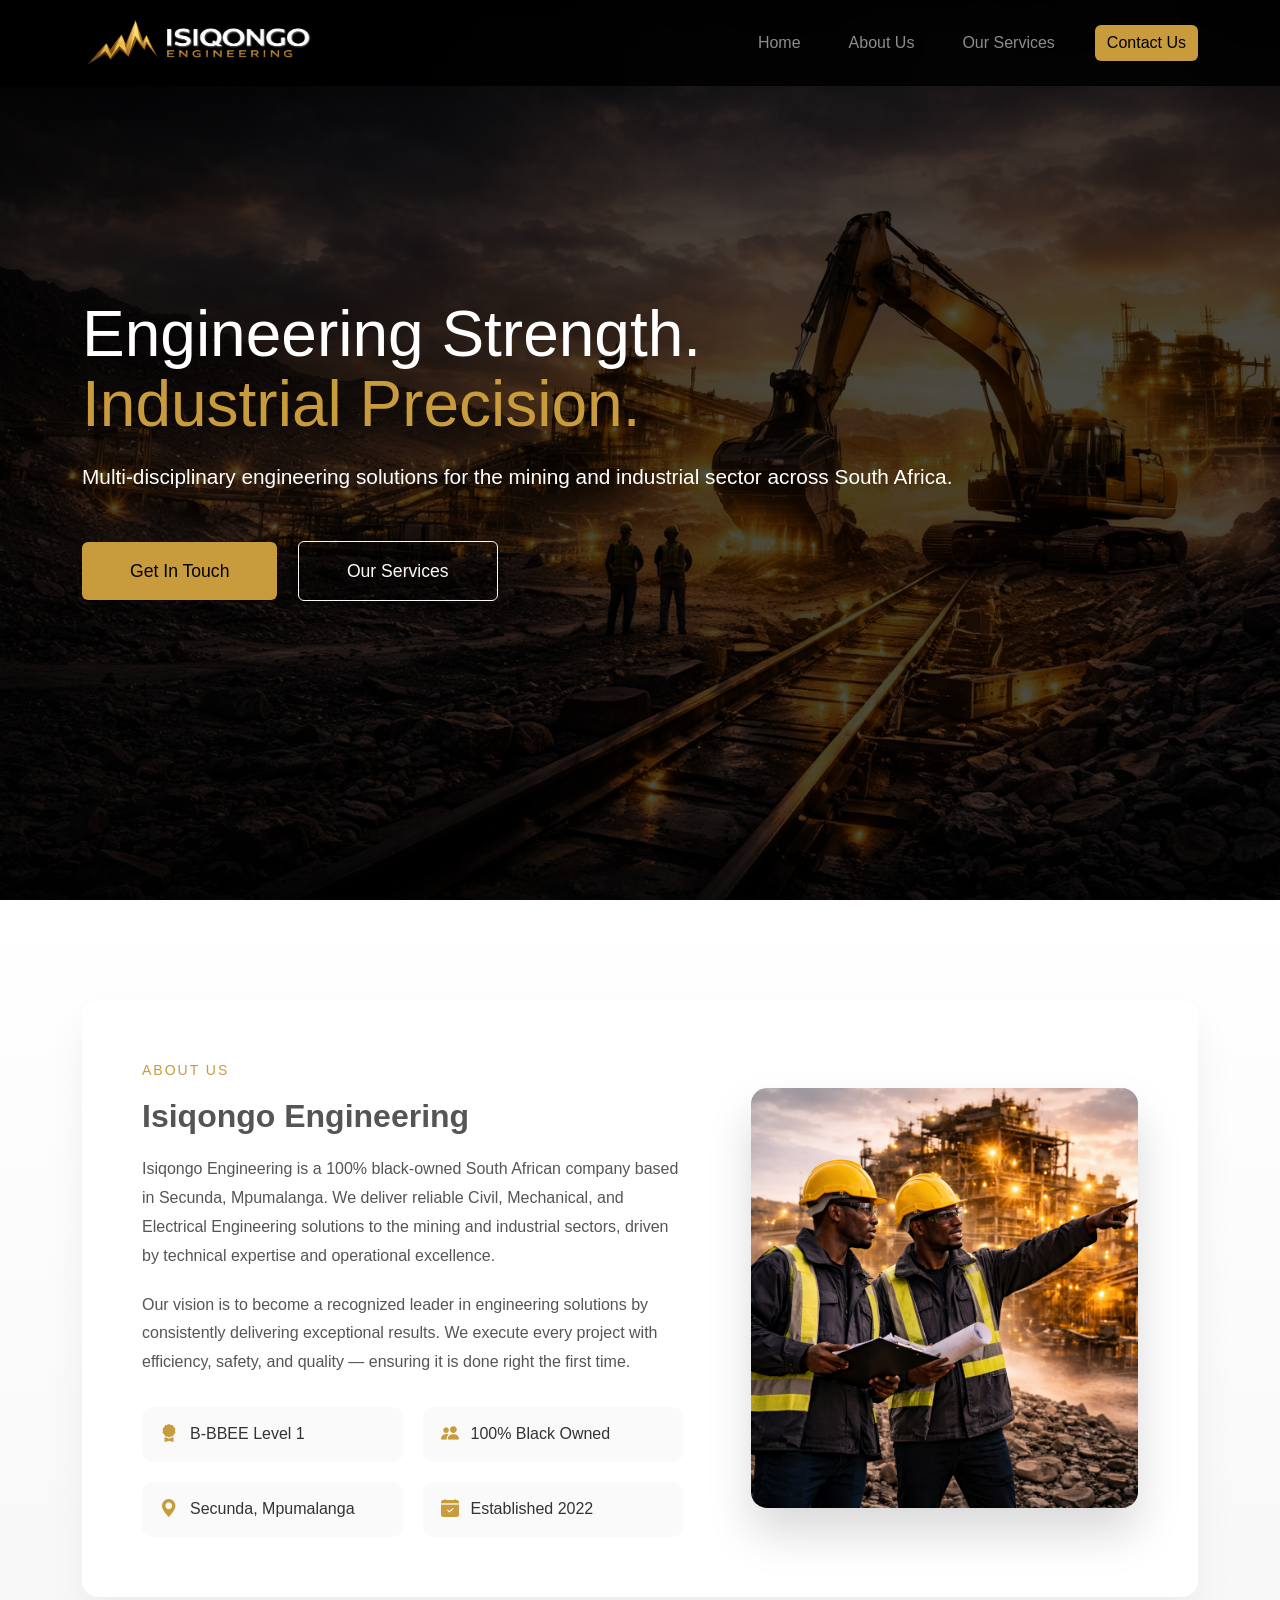
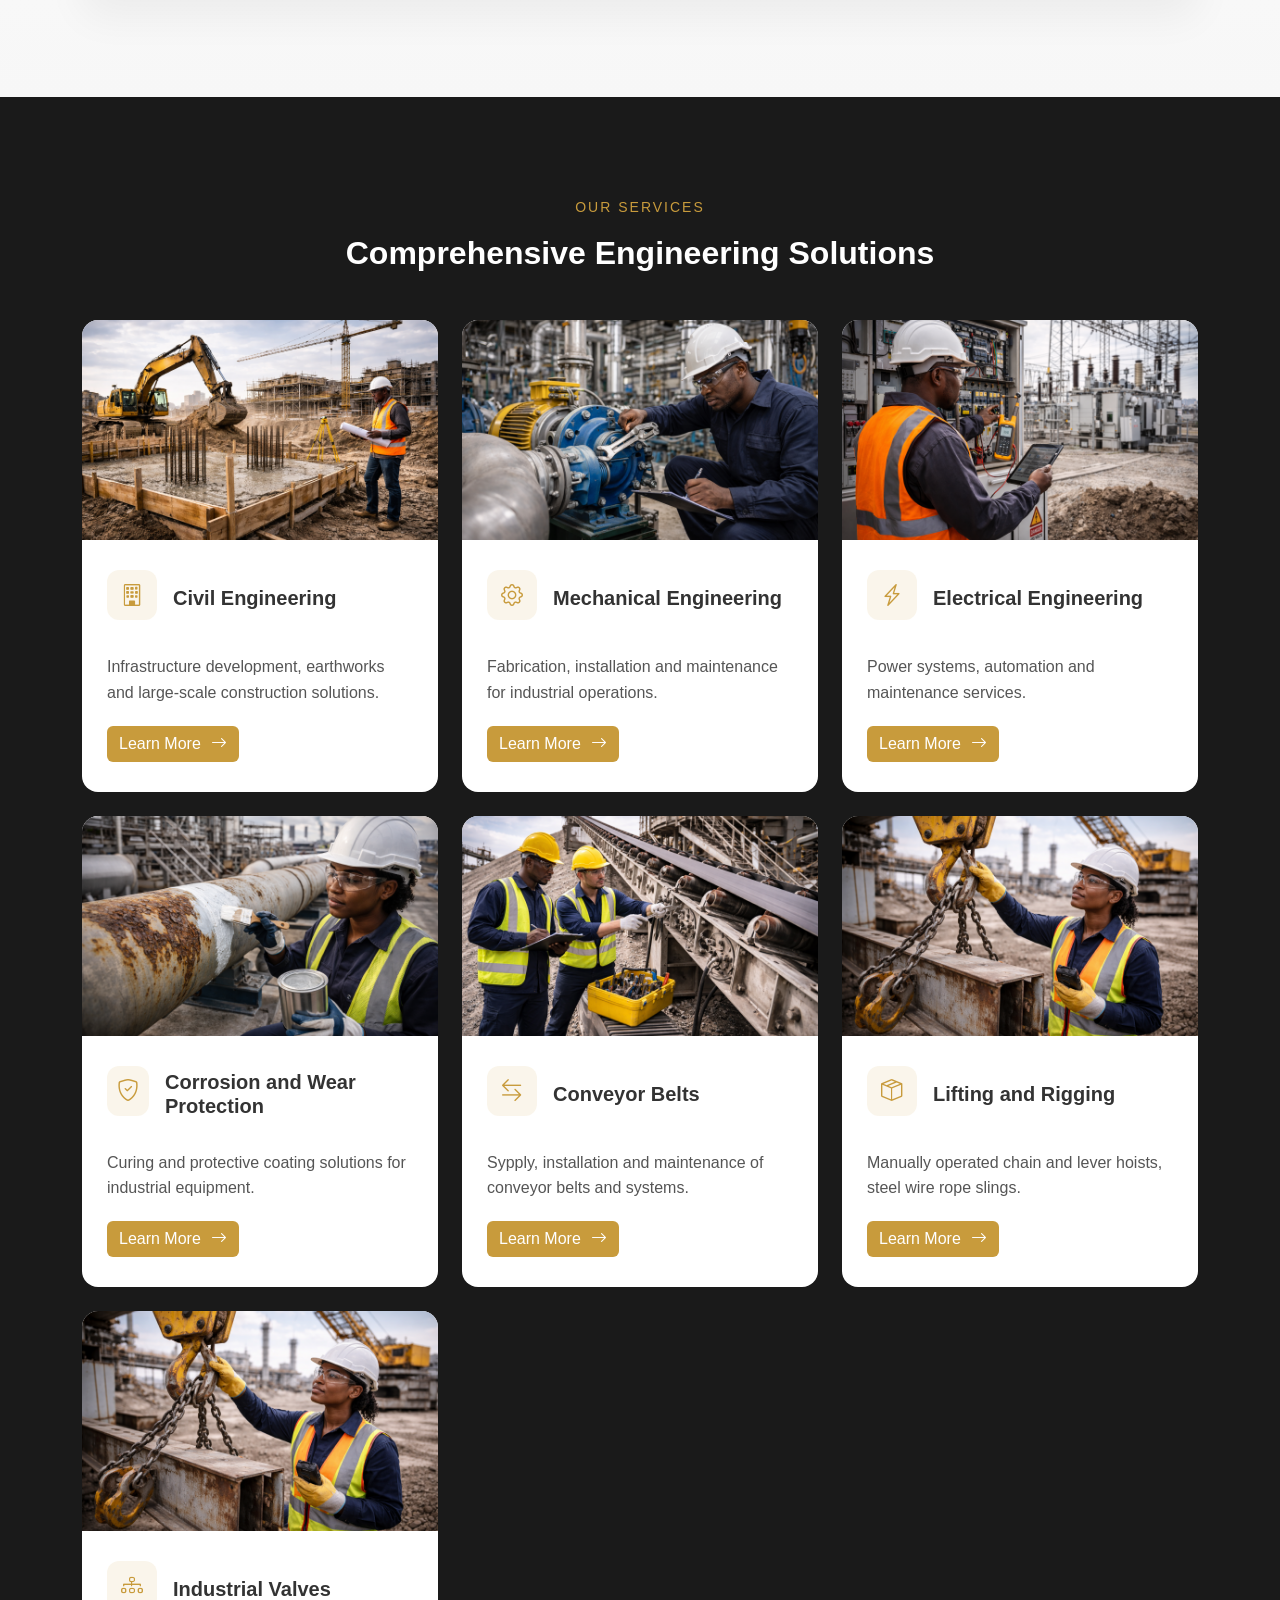
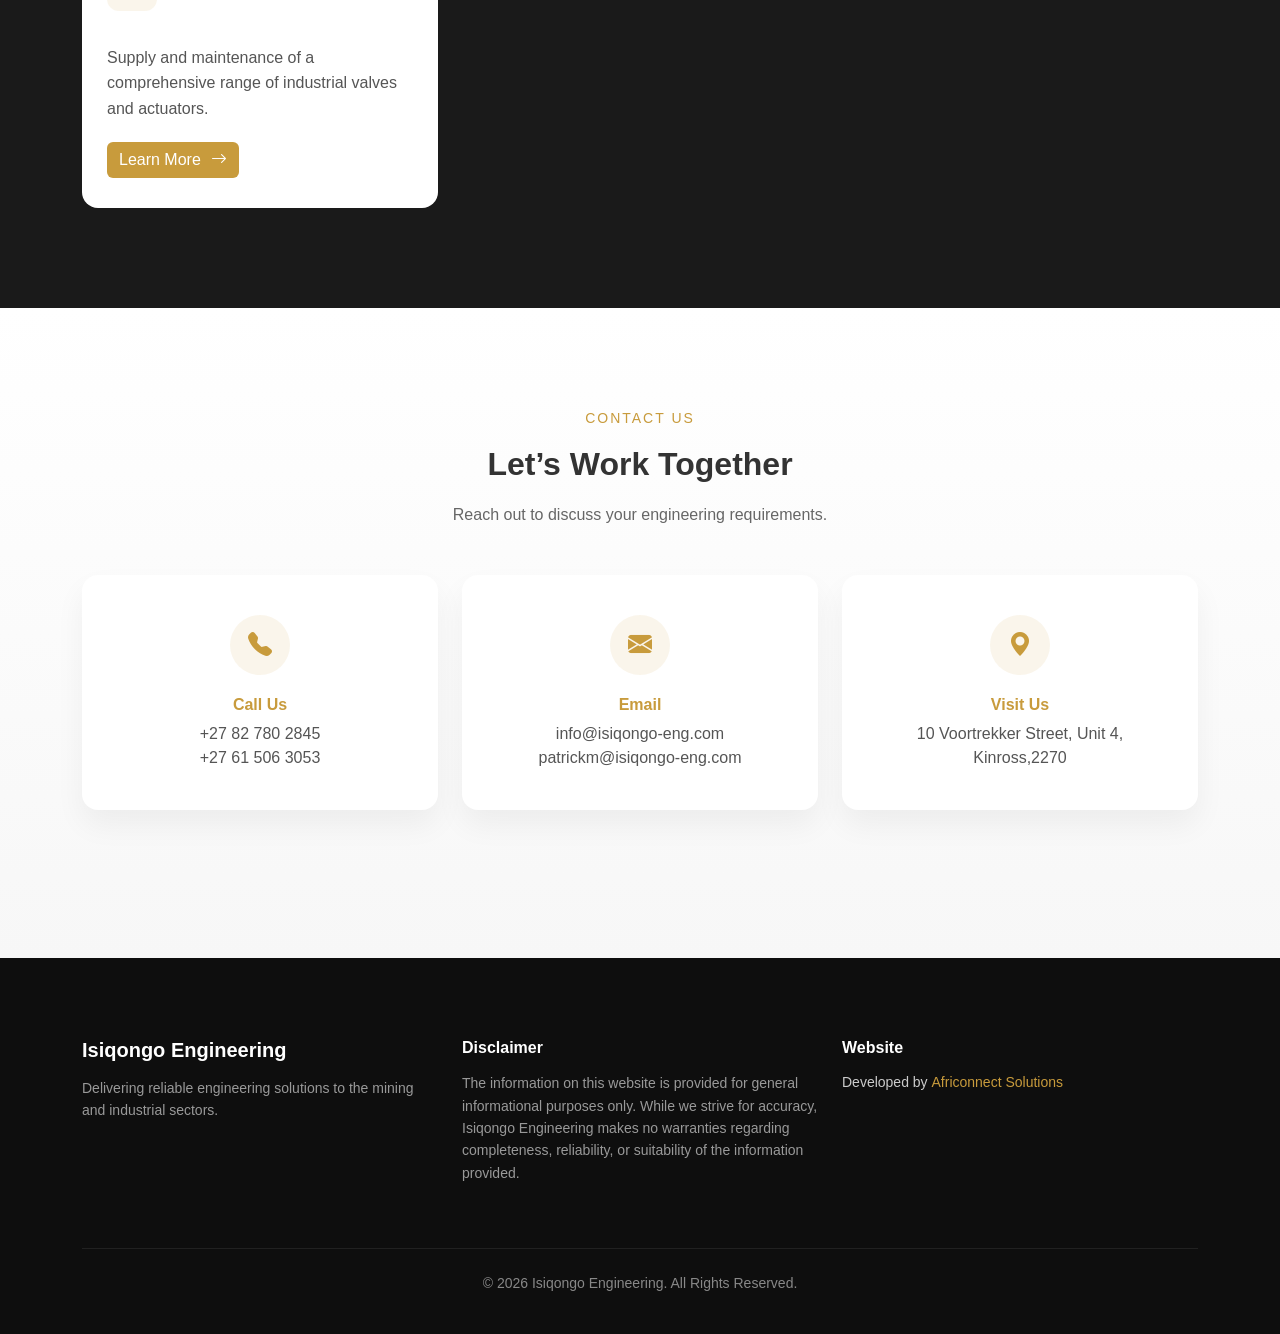
<file: index.html>
<!DOCTYPE html>
<html lang="en">

<head>
    <!-- ========================================= -->
    <!-- META TAGS -->
    <!-- ========================================= -->
    <meta charset="UTF-8">
    <meta name="viewport" content="width=device-width, initial-scale=1.0">

    <title>Isiqongo Engineering</title>

    <!-- ========================================= -->
    <!-- BOOTSTRAP 5 CSS CDN -->
    <!-- ========================================= -->
    <link href="https://cdn.jsdelivr.net/npm/bootstrap@5.3.2/dist/css/bootstrap.min.css" rel="stylesheet">

    <!-- ========================================= -->
    <!-- BOOTSTRAP ICONS -->
    <!-- ========================================= -->
    <link href="https://cdn.jsdelivr.net/npm/bootstrap-icons@1.11.1/font/bootstrap-icons.css" rel="stylesheet">

    <!-- ========================================= -->
    <!-- CUSTOM CSS -->
    <!-- ========================================= -->
    <link rel="stylesheet" href="styles.css">
</head>

<body>

    <!-- ===================================================== -->
    <!-- 1. HERO SECTION WITH NAVIGATION -->
    <!-- ===================================================== -->
    <header class="hero-section">

        <!-- NAVIGATION -->
        <nav class="navbar navbar-expand-lg navbar-dark fixed-top custom-navbar">
            <div class="container">

                <!-- Logo -->
                <a class="navbar-brand" href="#">
                    <img src="images/isiqongo-logo.png" height="60px" alt="Isiqongo Engineering Logo" class="logo-img">
                </a>

                <!-- Mobile Toggle -->
                <button class="navbar-toggler" type="button" data-bs-toggle="collapse" data-bs-target="#navbarContent">
                    <span class="navbar-toggler-icon"></span>
                </button>

                <!-- Nav Links -->
                <div class="collapse navbar-collapse justify-content-end" id="navbarContent">
                    <ul class="navbar-nav align-items-center">
                        <li class="nav-item mx-3"><a class="nav-link" href="#hero-section">Home</a></li>
                        <li class="nav-item mx-3"><a class="nav-link" href="#about">About Us</a></li>
                        <li class="nav-item mx-3"><a class="nav-link" href="services.html">Our Services</a></li>
                        <!-- <li class="nav-item"><a class="nav-link" href="#contact">Contact</a></li> -->
                        <li class="nav-item ms-3">
                            <a class="btn btn-gold" href="#contact">Contact Us</a>
                        </li>
                    </ul>
                </div>
            </div>
        </nav>

        <!-- HERO CONTENT -->
        <div class="hero-overlay" id="hero-section">
            <div class="container hero-content">
                <h1 class="mb-3">Engineering Strength.<br><span>Industrial Precision.</span></h1>
                <p class="mb-5">Multi-disciplinary engineering solutions for the mining and industrial sector across
                    South Africa.
                </p>

                <div class="hero-buttons">
                    <a href="#contact" class="btn btn-gold me-3 px-5 py-3">Get In Touch</a>
                    <a href="#services" class="btn btn-outline-light px-5 py-3">Our Services</a>
                </div>
            </div>
        </div>

    </header>


    <!-- ===================================================== -->
    <!-- 2. ABOUT US SECTION (REFINED) -->
    <!-- ===================================================== -->
    <section id="about" class="about-section section-padding">

        <div class="container">

            <div class="about-wrapper">

                <div class="row align-items-center g-5">

                    <!-- LEFT CONTENT -->
                    <div class="col-lg-7">

                        <div class="about-content">

                            <p class="section-eyebrow">About Us</p>
                            <h2 class="section-title">Isiqongo Engineering</h2>

                            <p class="about-text">
                                Isiqongo Engineering is a 100% black-owned South African company based in
                                Secunda, Mpumalanga. We deliver reliable Civil, Mechanical, and Electrical
                                Engineering solutions to the mining and industrial sectors, driven by technical
                                expertise and operational excellence.
                            </p>

                            <p class="about-text">
                                Our vision is to become a recognized leader in engineering solutions by
                                consistently delivering exceptional results. We execute every project with
                                efficiency, safety, and quality — ensuring it is done right the first time.
                            </p>

                            <!-- Highlight Points -->
                            <div class="about-highlights">
                                <div class="highlight-item">
                                    <i class="bi bi-award-fill"></i>
                                    <span>B-BBEE Level 1</span>
                                </div>

                                <div class="highlight-item">
                                    <i class="bi bi-people-fill"></i>
                                    <span>100% Black Owned</span>
                                </div>

                                <div class="highlight-item">
                                    <i class="bi bi-geo-alt-fill"></i>
                                    <span>Secunda, Mpumalanga</span>
                                </div>

                                <div class="highlight-item">
                                    <i class="bi bi-calendar-check-fill"></i>
                                    <span>Established 2022</span>
                                </div>
                            </div>

                        </div>

                    </div>

                    <!-- RIGHT IMAGE -->
                    <div class="col-lg-5">

                        <div class="about-image-wrapper">
                            <img src="images/about-us-2.png" alt="Isiqongo Engineering Team"
                                class="img-fluid about-img">
                        </div>

                    </div>

                </div>

            </div>

        </div>

    </section>


    <!-- ===================================================== -->
    <!-- 3. SERVICES SECTION - REFINED -->
    <!-- ===================================================== -->
    <section id="services" class="services-section section-padding">
        <div class="container">

            <!-- Section Header -->
            <div class="text-center mb-5">
                <p class="section-eyebrow">Our Services</p>
                <h2 class="section-title text-white">Comprehensive Engineering Solutions</h2>
            </div>

            <div class="row g-4">

                <!-- ======================== -->
                <!-- SERVICE CARD -->
                <!-- ======================== -->
                <div class="col-md-6 col-lg-4">
                    <div class="service-card">

                        <!-- Image Wrapper -->
                        <div class="service-image-wrapper">
                            <img src="images/civil-engineering.png" alt="Civil Engineering" class="service-img">
                        </div>

                        <!-- Content -->
                        <div class="service-content">
                            <div class="d-flex align-items-center mb-3">
                                <div class="service-icon-badge">
                                    <i class="bi bi-building"></i>

                                </div>
                                <h5 class="service-title ms-3">Civil Engineering</h5>
                            </div>




                            <p class="service-text">
                                Infrastructure development, earthworks and large-scale construction solutions.
                            </p>

                            <a href="services.html#detail-civil-engineering" class="service-link btn btn-gold">
                                Learn More <i class="bi bi-arrow-right"></i>
                            </a>
                        </div>

                    </div>
                </div>


                <!-- ======================== -->
                <!-- MECHANICAL -->
                <!-- ======================== -->
                <div class="col-md-6 col-lg-4">
                    <div class="service-card">

                        <div class="service-image-wrapper">
                            <img src="images/mechanical-engineering.png" alt="Mechanical Engineering"
                                class="service-img">
                        </div>

                        <div class="service-content">
                            <div class="d-flex align-items-center mb-3">
                                <div class="service-icon-badge">
                                    <i class="bi bi-gear"></i>
                                </div>

                                <h5 class="service-title ms-3">Mechanical Engineering</h5>
                            </div>

                            <p class="service-text">
                                Fabrication, installation and maintenance for industrial operations.
                            </p>

                            <a href="services.html#detail-mechanical-engineering" class="service-link btn btn-gold">
                                Learn More <i class="bi bi-arrow-right"></i>
                            </a>
                        </div>

                    </div>
                </div>


                <!-- ======================== -->
                <!-- ELECTRICAL -->
                <!-- ======================== -->
                <div class="col-md-6 col-lg-4">
                    <div class="service-card">

                        <div class="service-image-wrapper">
                            <img src="images/electrical-engineering.png" alt="Electrical Engineering"
                                class="service-img">
                        </div>

                        <div class="service-content">
                            <div class="d-flex align-items-center mb-3">
                                <div class="service-icon-badge">
                                    <i class="bi bi-lightning-charge"></i>
                                </div>

                                <h5 class="service-title ms-3">Electrical Engineering</h5>
                            </div>
                            <p class="service-text">
                                Power systems, automation and maintenance services.
                            </p>

                            <a href="services.html#detail-electrical-engineering" class="service-link btn btn-gold">
                                Learn More <i class="bi bi-arrow-right"></i>
                            </a>
                        </div>

                    </div>
                </div>

                <!-- ======================== -->
                <!-- CORROSION AND WEAR PROTECTION -->
                <!-- ======================== -->
                <div class="col-md-6 col-lg-4">
                    <div class="service-card">

                        <div class="service-image-wrapper">
                            <img src="images/corrosion.png" alt="Electrical Engineering" class="service-img">
                        </div>

                        <div class="service-content">
                            <div class="d-flex align-items-center mb-3">
                                <div class="service-icon-badge">
                                    <i class="bi bi-shield-check"></i>
                                </div>

                                <h5 class="service-title ms-3">Corrosion and Wear Protection</h5>
                            </div>
                            <p class="service-text">
                                Curing and protective coating solutions for industrial equipment.
                            </p>

                            <a href="services.html#detail-corrosion-wear-protection" class="service-link btn btn-gold">
                                Learn More <i class="bi bi-arrow-right"></i>
                            </a>
                        </div>

                    </div>
                </div>

                <!-- ======================== -->
                <!-- CONVEYOR BELTS -->
                <!-- ======================== -->
                <div class="col-md-6 col-lg-4">
                    <div class="service-card">

                        <div class="service-image-wrapper">
                            <img src="images/conveyor-belts.png" alt="Electrical Engineering" class="service-img">
                        </div>

                        <div class="service-content">
                            <div class="d-flex align-items-center mb-3">
                                <div class="service-icon-badge">
                                    <i class="bi bi-arrow-left-right"></i>
                                </div>

                                <h5 class="service-title ms-3">Conveyor Belts</h5>
                            </div>
                            <p class="service-text">
                                Sypply, installation and maintenance of conveyor belts and systems.
                            </p>

                            <a href="services.html#detail-conveyor-belts" class="service-link btn btn-gold">
                                Learn More <i class="bi bi-arrow-right"></i>
                            </a>
                        </div>

                    </div>
                </div>

                <!-- ======================== -->
                <!-- LIFTING AND RIGGING -->
                <!-- ======================== -->
                <div class="col-md-6 col-lg-4">
                    <div class="service-card">

                        <div class="service-image-wrapper">
                            <img src="images/lifting-rigging.png" alt="Electrical Engineering" class="service-img">
                        </div>

                        <div class="service-content">
                            <div class="d-flex align-items-center mb-3">
                                <div class="service-icon-badge">
                                    <i class="bi bi-box-seam"></i>
                                </div>

                                <h5 class="service-title ms-3">Lifting and Rigging</h5>
                            </div>
                            <p class="service-text">
                                Manually operated chain and lever hoists, steel wire rope slings.
                            </p>

                            <a href="services.html#detail-lifting-rigging" class="service-link btn btn-gold">
                                Learn More <i class="bi bi-arrow-right"></i>
                            </a>
                        </div>

                    </div>
                </div>

                <!-- ======================== -->
                <!-- VALVES -->
                <!-- ======================== -->
                <div class="col-md-6 col-lg-4">
                    <div class="service-card">

                        <div class="service-image-wrapper">
                            <img src="images/lifting-rigging.png" alt="Electrical Engineering" class="service-img">
                        </div>

                        <div class="service-content">
                            <div class="d-flex align-items-center mb-3">
                                <div class="service-icon-badge">
                                    <i class="bi bi-diagram-3"></i>
                                </div>

                                <h5 class="service-title ms-3">Industrial Valves</h5>
                            </div>
                            <p class="service-text">
                                Supply and maintenance of a comprehensive range of industrial
                                valves and actuators.
                            </p>

                            <a href="services.html#detail-valves" class="service-link btn btn-gold">
                                Learn More <i class="bi bi-arrow-right"></i>
                            </a>
                        </div>

                    </div>
                </div>

            </div>
        </div>
    </section>


<!-- ===================================================== -->
<!-- 4. CONTACT SECTION - REFINED -->
<!-- ===================================================== -->
<section id="contact" class="contact-section section-padding">

    <div class="container">

        <!-- Section Header -->
        <div class="text-center mb-5">
            <p class="section-eyebrow">Contact Us</p>
            <h2 class="section-title contact-">Let’s Work Together</h2>
            <p class="contact-subtext">
                Reach out to discuss your engineering requirements.
            </p>
        </div>

        <!-- Contact Cards -->
        <div class="row g-4 justify-content-center">

            <!-- Phone -->
            <div class="col-md-6 col-lg-4">
                <div class="contact-card text-center">
                    <div class="contact-icon-wrapper">
                        <i class="bi bi-telephone-fill"></i>
                    </div>
                    <h6 class="contact-label" style="color: #C89B3C">Call Us</h6>
                    <p class="contact-value">+27 82 780 2845</p>
                    <p class="contact-value">+27 61 506 3053</p>
                </div>
            </div>

            <!-- Email -->
            <div class="col-md-6 col-lg-4">
                <div class="contact-card text-center">
                    <div class="contact-icon-wrapper">
                        <i class="bi bi-envelope-fill"></i>
                    </div>
                    <h6 class="contact-label" style="color: #C89B3C">Email</h6>
                    <p class="contact-value">info@isiqongo-eng.com </p>
                    <p class="contact-value">patrickm@isiqongo-eng.com</p>
                </div>
            </div>

            <!-- Address -->
            <div class="col-md-6 col-lg-4">
                <div class="contact-card text-center">
                    <div class="contact-icon-wrapper">
                        <i class="bi bi-geo-alt-fill"></i>
                    </div>
                    <h6 class="contact-label" style="color: #C89B3C">Visit Us</h6>
                    <p class="contact-value">
                        10 Voortrekker Street,
                        Unit 4,<br>
                        Kinross,2270
                    </p>
                </div>
            </div>

        </div>

        <!-- Social Icons -->
        <div class="social-wrapper text-center mt-5">
            <!-- <a href="#" class="social-icon"><i class="bi bi-whatsapp"></i></a> -->
            <!-- <a href="#" class="social-icon"><i class="bi bi-linkedin"></i></a>
            <a href="#" class="social-icon"><i class="bi bi-facebook"></i></a> -->
        </div>

    </div>

</section>


<!-- ===================================================== -->
<!-- 5. FOOTER - REFINED -->
<!-- ===================================================== -->
<footer class="footer-section">

    <div class="container">

        <div class="row gy-4">

            <!-- Company Info -->
            <div class="col-lg-4 col-md-6">
                <div class="footer-brand">
                    <h5>Isiqongo Engineering</h5>
                    <p class="footer-tagline">
                        Delivering reliable engineering solutions to the mining and industrial sectors.
                    </p>
                </div>
            </div>

            <!-- Disclaimer -->
            <div class="col-lg-4 col-md-6">
                <h6 class="footer-heading">Disclaimer</h6>
                <p class="footer-disclaimer">
                    The information on this website is provided for general informational purposes only.
                    While we strive for accuracy, Isiqongo Engineering makes no warranties regarding
                    completeness, reliability, or suitability of the information provided.
                </p>
            </div>

            <!-- Developer Credit -->
            <div class="col-lg-4 col-md-12">
                <h6 class="footer-heading">Website</h6>
                <p class="footer-developed">
                    Developed by
                    <a href="https://www.africonnectsolutions.co.za" target="_blank">
                        Africonnect Solutions
                    </a>
                </p>
            </div>

        </div>

        <!-- Bottom Line -->
        <div class="footer-bottom text-center mt-5 pt-4">
            <p class="mb-0">
                © 2026 Isiqongo Engineering. All Rights Reserved.
            </p>
        </div>

    </div>

</footer>


    <!-- ========================================= -->
    <!-- BOOTSTRAP JS -->
    <!-- ========================================= -->
    <script src="https://cdn.jsdelivr.net/npm/bootstrap@5.3.2/dist/js/bootstrap.bundle.min.js"></script>

</body>

</html>
</file>
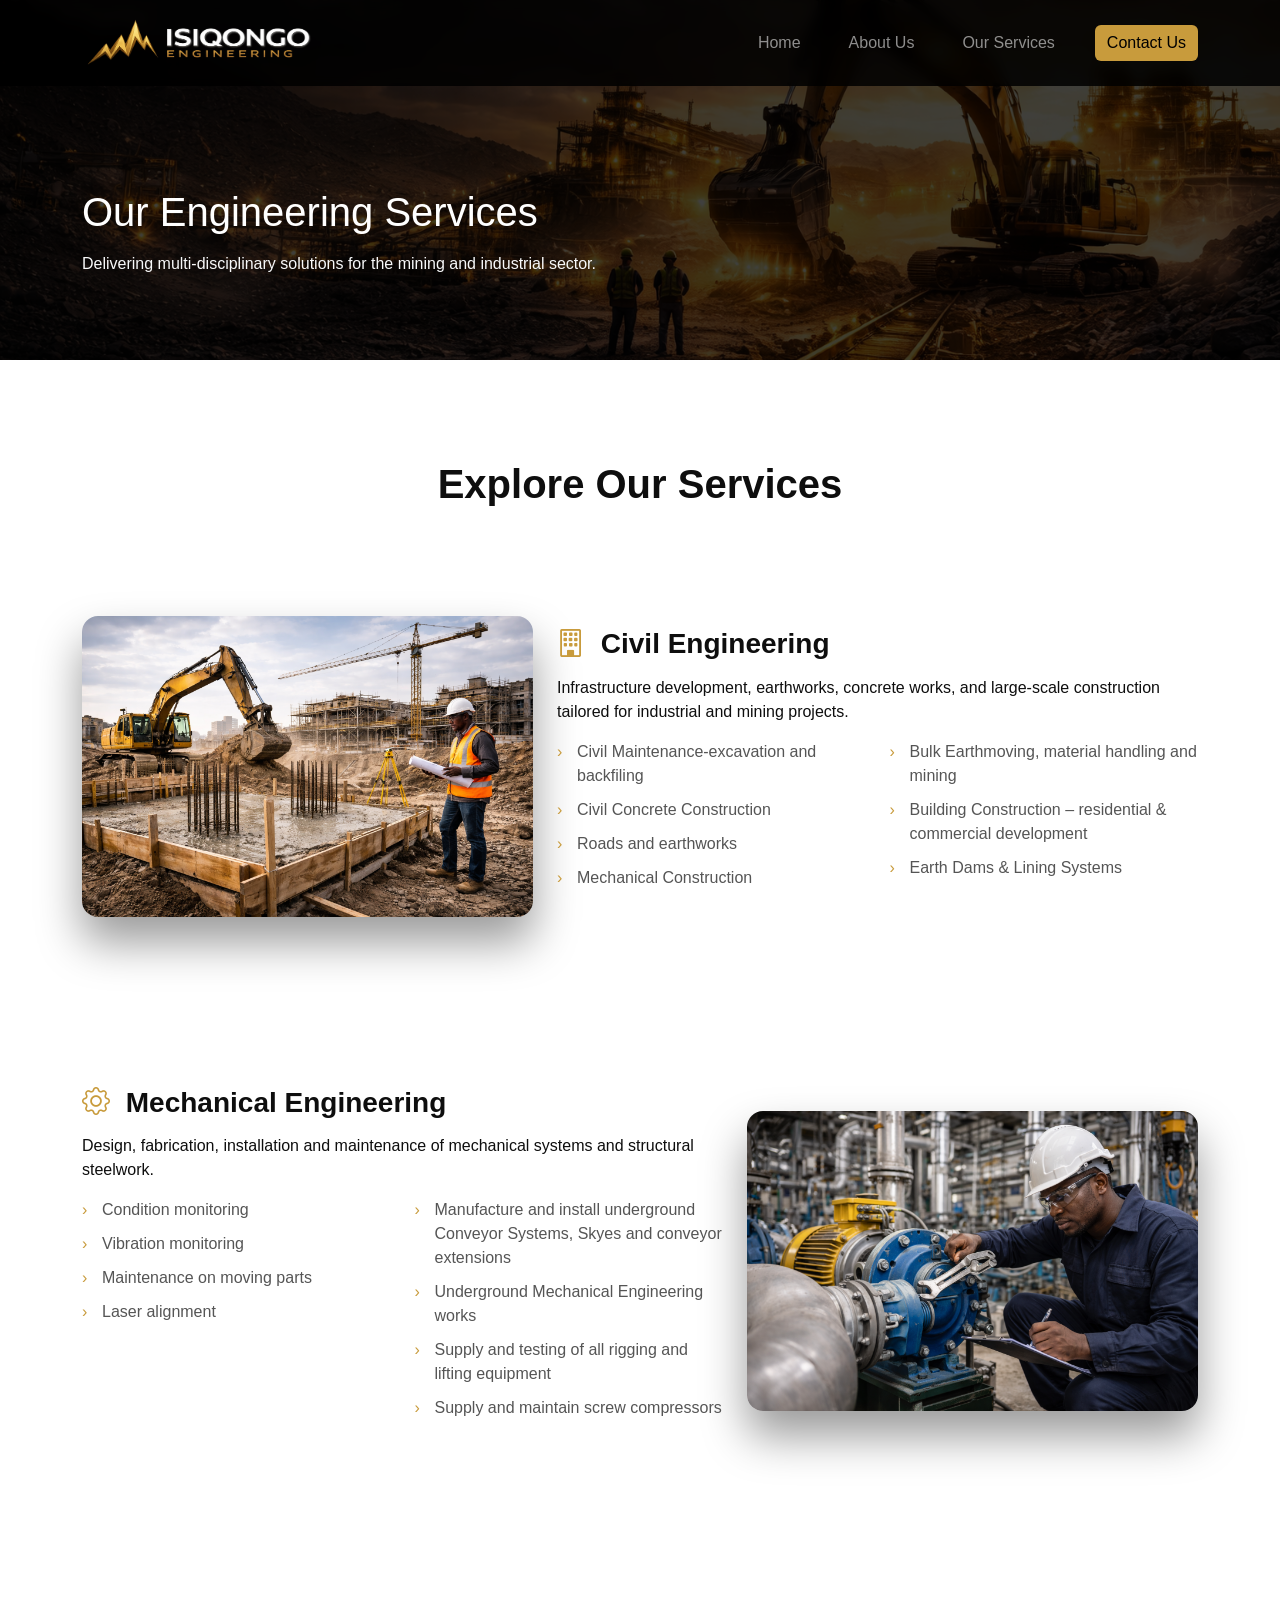
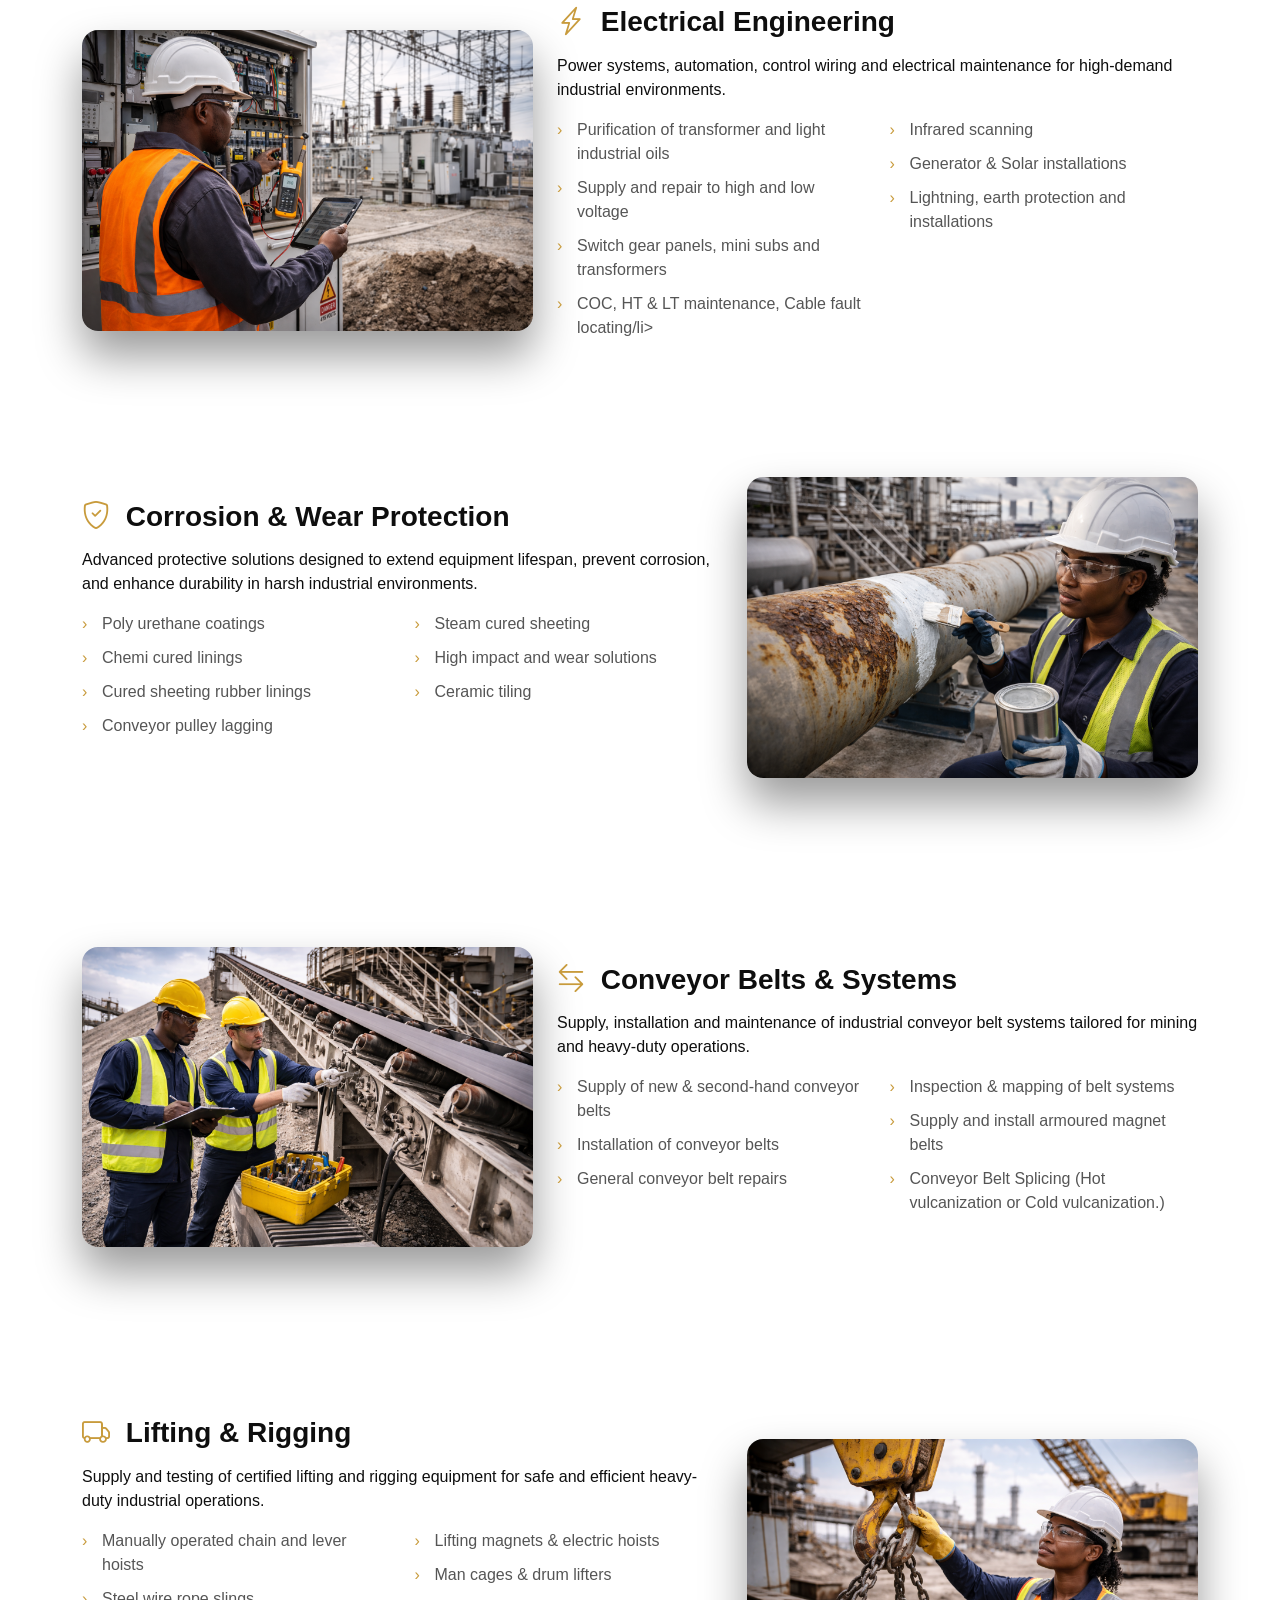
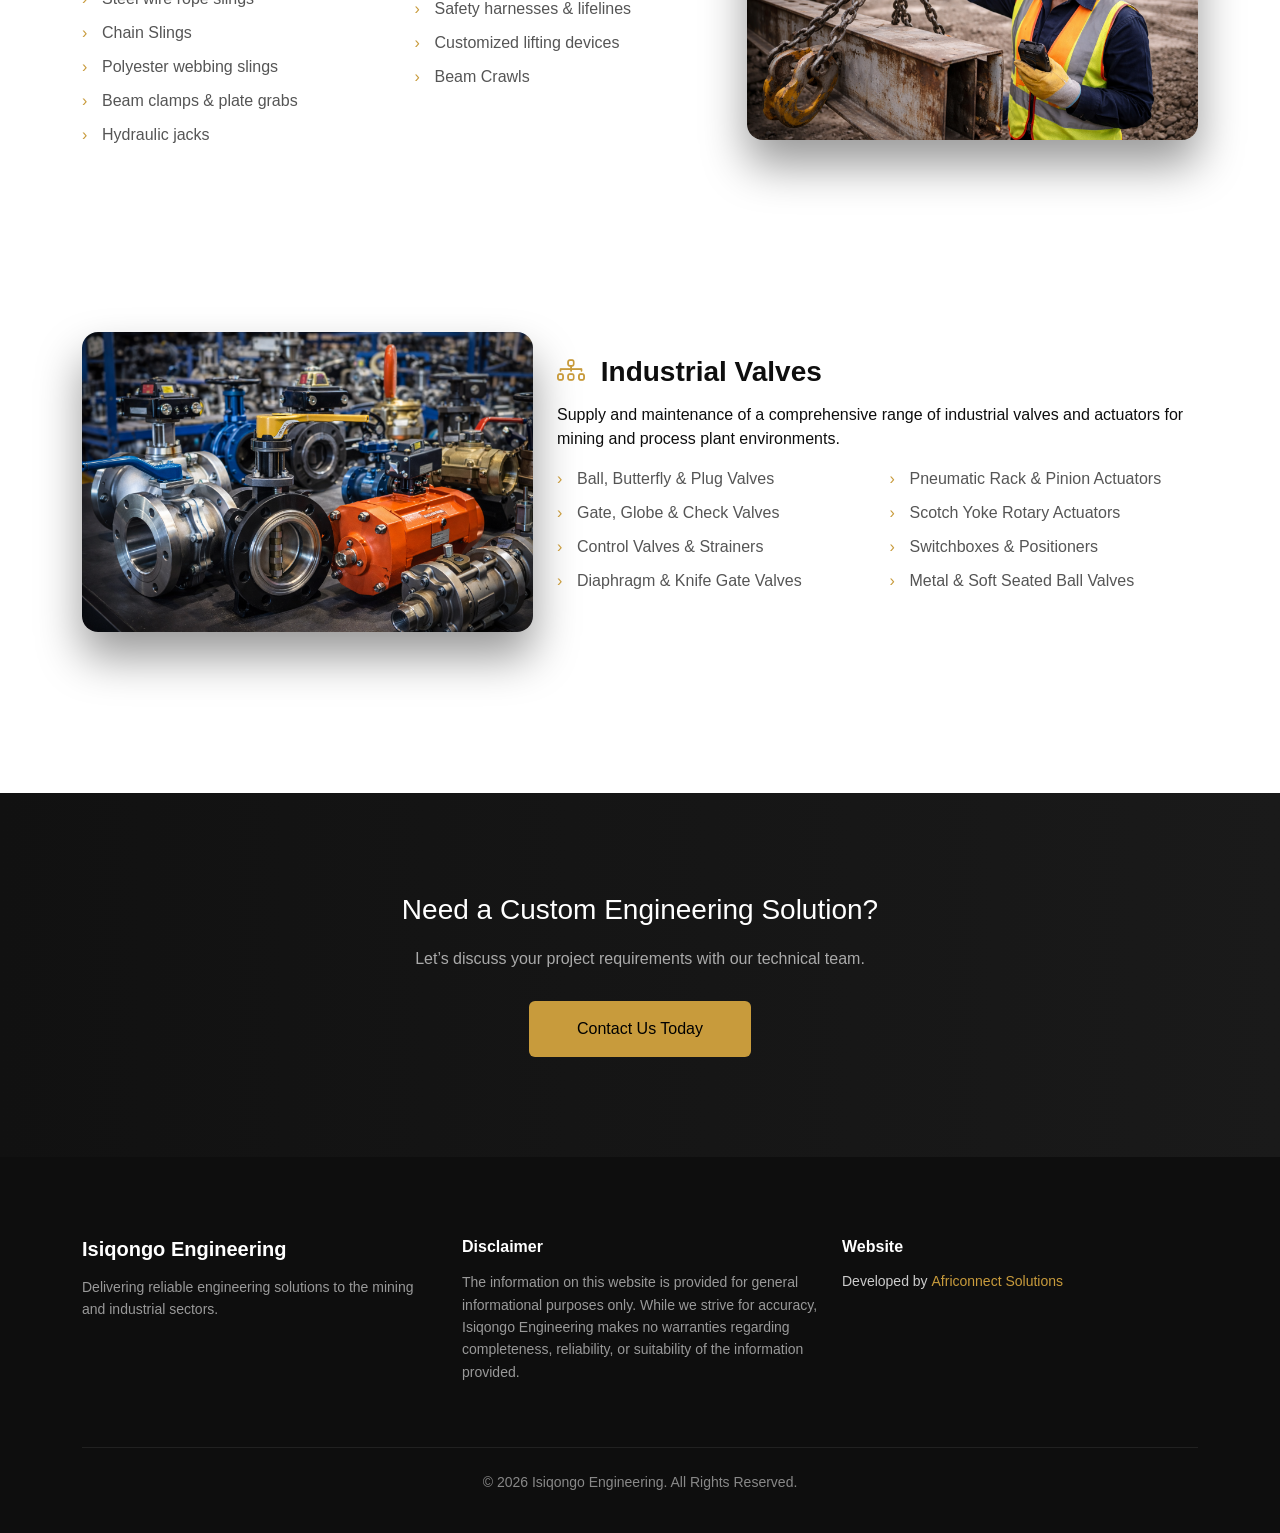
<file: services.html>
<!DOCTYPE html>
<html lang="en">

<head>
    <meta charset="UTF-8">
    <title>Our Services | Isiqongo Engineering</title>
    <meta name="viewport" content="width=device-width, initial-scale=1">

    <!-- Bootstrap 5 -->
    <link href="https://cdn.jsdelivr.net/npm/bootstrap@5.3.2/dist/css/bootstrap.min.css" rel="stylesheet">

    <!-- Bootstrap Icons -->
    <link href="https://cdn.jsdelivr.net/npm/bootstrap-icons@1.11.1/font/bootstrap-icons.css" rel="stylesheet">

    <!-- Your Existing Styles -->
    <link rel="stylesheet" href="styles.css">
</head>

<body>

    <!-- ===================================================== -->
    <!-- NAVBAR (Same as Home) -->
    <!-- ===================================================== -->
    <nav class="navbar navbar-expand-lg navbar-dark fixed-top custom-navbar">
        <div class="container">

            <!-- Logo -->
            <a class="navbar-brand" href="#">
                <img src="images/isiqongo-logo.png" height="60px" alt="Isiqongo Engineering Logo" class="logo-img">
            </a>

            <!-- Mobile Toggle -->
            <button class="navbar-toggler" type="button" data-bs-toggle="collapse" data-bs-target="#navbarContent">
                <span class="navbar-toggler-icon"></span>
            </button>

            <!-- Nav Links -->
            <div class="collapse navbar-collapse justify-content-end" id="navbarContent">
                <ul class="navbar-nav align-items-center">
                    <li class="nav-item mx-3"><a class="nav-link" href="index.html#hero-section">Home</a></li>
                    <li class="nav-item mx-3"><a class="nav-link" href="index.html#about">About Us</a></li>
                    <li class="nav-item mx-3"><a class="nav-link" href="services.html">Our Services</a></li>
                    <li class="nav-item ms-3">
                        <a class="btn btn-gold" href="index.html#contact">Contact Us</a>
                    </li>
                </ul>
            </div>
        </div>
    </nav>


    <!-- ===================================================== -->
    <!-- SERVICES HERO HEADER -->
    <!-- ===================================================== -->
    <section class="services-hero d-flex align-items-center">
        <div class="container">
            <h1 class="text-white mb-3">Our Engineering Services</h1>
            <p class="text-light">
                Delivering multi-disciplinary solutions for the mining and industrial sector.
            </p>
        </div>
    </section>


    <!-- ===================================================== -->
    <!-- SERVICES DETAIL SECTION -->
    <!-- ===================================================== -->
    <section class="services-detail section-padding">
        <div class="container">

            <h1 class="text-center mb-5"><b>Explore Our Services</b></h1>

            <!-- ================= CIVIL ================= -->
            <div class="service-detail-item mb-5" id="detail-civil-engineering">
                <div class="row align-items-center g-4">

                    <div class="col-lg-5">
                        <img src="images/civil-engineering.png" class="img-fluid service-detail-img"
                            alt="Civil Engineering">
                    </div>

                    <div class="col-lg-7">
                        <div class="service-detail-content">
                            <h3><i class="bi bi-building me-2"></i> Civil Engineering</h3>
                            <p>
                                Infrastructure development, earthworks, concrete works,
                                and large-scale construction tailored for industrial and mining projects.
                            </p>

                            <div class="row mt-3">
                                <div class="col-md-6">
                                    <ul class="service-list">
                                        <li>Civil Maintenance-excavation and backfiling</li>
                                        <li>Civil Concrete Construction</li>
                                        <li>Roads and earthworks</li>
                                        <li>Mechanical Construction</li>
                                    </ul>
                                </div>
                                <div class="col-md-6">
                                    <ul class="service-list">
                                        <li>Bulk Earthmoving, material handling and
                                            mining</li>
                                        <li>Building Construction – residential & commercial
                                            development</li>
                                        <li>Earth Dams & Lining Systems</li>
                                    </ul>
                                </div>
                            </div>
                        </div>
                    </div>

                </div>
            </div>


            <!-- ================= MECHANICAL ================= -->
            <div class="service-detail-item mb-5" id="detail-mechanical-engineering">
                <div class="row align-items-center g-4 flex-lg-row-reverse">

                    <div class="col-lg-5">
                        <img src="images/mechanical-engineering.png" class="img-fluid service-detail-img"
                            alt="Mechanical Engineering">
                    </div>

                    <div class="col-lg-7">
                        <div class="service-detail-content">
                            <h3><i class="bi bi-gear me-2"></i> Mechanical Engineering</h3>
                            <p>
                                Design, fabrication, installation and maintenance of mechanical
                                systems and structural steelwork.
                            </p>

                            <div class="row mt-3">
                                <div class="col-md-6">
                                    <ul class="service-list">
                                        <li>Condition monitoring</li>
                                        <li>Vibration monitoring</li>
                                        <li>Maintenance on moving parts</li>
                                        <li>Laser alignment</li>
                                    </ul>
                                </div>
                                <div class="col-md-6">
                                    <ul class="service-list">
                                        <li>Manufacture and install underground Conveyor
                                            Systems, Skyes and conveyor extensions</li>
                                        <li>Underground Mechanical Engineering works</li>
                                        <li>Supply and testing of all rigging and lifting equipment</li>
                                        <li>Supply and maintain screw compressors</li>
                                    </ul>
                                </div>
                            </div>
                        </div>
                    </div>

                </div>
            </div>


            <!-- ================= ELECTRICAL ================= -->
            <div class="service-detail-item" id="detail-electrical-engineering">
                <div class="row align-items-center g-4">

                    <div class="col-lg-5">
                        <img src="images/electrical-engineering.png" class="img-fluid service-detail-img"
                            alt="Electrical Engineering">
                    </div>

                    <div class="col-lg-7">
                        <div class="service-detail-content">
                            <h3><i class="bi bi-lightning-charge me-2"></i> Electrical Engineering</h3>
                            <p>
                                Power systems, automation, control wiring and electrical
                                maintenance for high-demand industrial environments.
                            </p>

                            <div class="row mt-3">
                                <div class="col-md-6">
                                    <ul class="service-list">
                                        <li>Purification of transformer and light industrial
                                            oils</li>
                                        <li>Supply and repair to high and low voltage</li>
                                        <li>Switch gear panels, mini subs and transformers</li>
                                        <li>COC, HT & LT maintenance, Cable fault
                                            locating/li>
                                    </ul>
                                </div>
                                <div class="col-md-6">
                                    <ul class="service-list">
                                        <li>Infrared scanning</li>
                                        <li>Generator & Solar installations</li>
                                        <li>Lightning, earth protection and installations</li>
                                    </ul>
                                </div>
                            </div>
                        </div>
                    </div>

                </div>
            </div>

            <!-- ================= CORROSION & WEAR PROTECTION ================= -->
            <div class="service-detail-item mb-5" id="detail-corrosion-wear-protection">
                <div class="row align-items-center g-4 flex-lg-row-reverse">

                    <div class="col-lg-5">
                        <img src="images/corrosion.png" class="img-fluid service-detail-img"
                            alt="Corrosion and Wear Protection">
                    </div>

                    <div class="col-lg-7">
                        <div class="service-detail-content">
                            <h3><i class="bi bi-shield-check me-2"></i> Corrosion & Wear Protection</h3>
                            <p>
                                Advanced protective solutions designed to extend equipment lifespan,
                                prevent corrosion, and enhance durability in harsh industrial environments.
                            </p>

                            <div class="row mt-3">
                                <div class="col-md-6">
                                    <ul class="service-list">
                                        <li>Poly urethane coatings</li>
                                        <li>Chemi cured linings</li>
                                        <li>Cured sheeting rubber linings</li>
                                        <li>Conveyor pulley lagging</li>
                                    </ul>
                                </div>
                                <div class="col-md-6">
                                    <ul class="service-list">
                                        <li>Steam cured sheeting</li>
                                        <li>High impact and wear solutions</li>
                                        <li>Ceramic tiling</li>
                                    </ul>
                                </div>
                            </div>
                        </div>
                    </div>

                </div>
            </div>

            <!-- ================= CONVEYOR BELTS ================= -->
            <div class="service-detail-item mb-5" id="detail-conveyor-belts">
                <div class="row align-items-center g-4">

                    <div class="col-lg-5">
                        <img src="images/conveyor-belts.png" class="img-fluid service-detail-img"
                            alt="Conveyor Belts and Systems">
                    </div>

                    <div class="col-lg-7">
                        <div class="service-detail-content">
                            <h3><i class="bi bi-arrow-left-right me-2"></i> Conveyor Belts & Systems</h3>
                            <p>
                                Supply, installation and maintenance of industrial conveyor belt
                                systems tailored for mining and heavy-duty operations.
                            </p>

                            <div class="row mt-3">
                                <div class="col-md-6">
                                    <ul class="service-list">
                                        <li>Supply of new & second-hand conveyor belts</li>
                                        <li>Installation of conveyor belts</li>
                                        <li>General conveyor belt repairs</li>
                                    </ul>
                                </div>
                                <div class="col-md-6">
                                    <ul class="service-list">
                                        <li>Inspection & mapping of belt systems</li>
                                        <li>Supply and install armoured magnet belts</li>
                                        <li>Conveyor Belt Splicing (Hot vulcanization or
                                            Cold vulcanization.)</li>
                                    </ul>
                                </div>
                            </div>
                        </div>
                    </div>

                </div>
            </div>

            <!-- ================= LIFTING & RIGGING ================= -->
            <div class="service-detail-item mb-5" id="detail-lifting-rigging">
                <div class="row align-items-center g-4 flex-lg-row-reverse">

                    <div class="col-lg-5">
                        <img src="images/lifting-rigging.png" class="img-fluid service-detail-img"
                            alt="Lifting and Rigging">
                    </div>

                    <div class="col-lg-7">
                        <div class="service-detail-content">
                            <h3><i class="bi bi-truck me-2"></i> Lifting & Rigging</h3>
                            <p>
                                Supply and testing of certified lifting and rigging equipment
                                for safe and efficient heavy-duty industrial operations.
                            </p>

                            <div class="row mt-3">
                                <div class="col-md-6">
                                    <ul class="service-list">
                                        <li>Manually operated chain
                                            and lever hoists</li>
                                        <li>Steel wire rope slings</li>
                                        <li>Chain Slings</li>
                                        <li>Polyester webbing slings</li>
                                        <li>Beam clamps & plate grabs</li>
                                        <li>Hydraulic jacks</li>
                                    </ul>
                                </div>
                                <div class="col-md-6">
                                    <ul class="service-list">
                                        <li>Lifting magnets & electric hoists</li>
                                        <li>Man cages & drum lifters</li>
                                        <li>Safety harnesses & lifelines</li>
                                        <li>Customized lifting devices</li>
                                        <li>Beam Crawls</li>
                                    </ul>
                                </div>
                            </div>
                        </div>
                    </div>

                </div>
            </div>

            <!-- ================= VALVES ================= -->
            <div class="service-detail-item" id="detail-valves">
                <div class="row align-items-center g-4">

                    <div class="col-lg-5">
                        <img src="images/valves.png" class="img-fluid service-detail-img" alt="Industrial Valves">
                    </div>

                    <div class="col-lg-7">
                        <div class="service-detail-content">
                            <h3><i class="bi bi-diagram-3 me-2"></i> Industrial Valves</h3>
                            <p>
                                Supply and maintenance of a comprehensive range of industrial
                                valves and actuators for mining and process plant environments.
                            </p>

                            <div class="row mt-3">
                                <div class="col-md-6">
                                    <ul class="service-list">
                                        <li>Ball, Butterfly & Plug Valves</li>
                                        <li>Gate, Globe & Check Valves</li>
                                        <li>Control Valves & Strainers</li>
                                        <li>Diaphragm & Knife Gate Valves</li>
                                    </ul>
                                </div>
                                <div class="col-md-6">
                                    <ul class="service-list">
                                        <li>Pneumatic Rack & Pinion Actuators</li>
                                        <li>Scotch Yoke Rotary Actuators</li>
                                        <li>Switchboxes & Positioners</li>
                                        <li>Metal & Soft Seated Ball Valves</li>
                                    </ul>
                                </div>
                            </div>
                        </div>
                    </div>

                </div>
            </div>

        </div>
    </section>


    <!-- ===================================================== -->
    <!-- CTA SECTION -->
    <!-- ===================================================== -->
    <section class="services-cta text-center">
        <div class="container">
            <h3>Need a Custom Engineering Solution?</h3>
            <p>Let’s discuss your project requirements with our technical team.</p>
            <a href="index.html#contact" class="btn btn-gold px-5 py-3">
                Contact Us Today
            </a>
        </div>
    </section>


    <!-- ===================================================== -->
    <!-- 5. FOOTER - REFINED -->
    <!-- ===================================================== -->
    <footer class="footer-section">

        <div class="container">

            <div class="row gy-4">

                <!-- Company Info -->
                <div class="col-lg-4 col-md-6">
                    <div class="footer-brand">
                        <h5>Isiqongo Engineering</h5>
                        <p class="footer-tagline">
                            Delivering reliable engineering solutions to the mining and industrial sectors.
                        </p>
                    </div>
                </div>

                <!-- Disclaimer -->
                <div class="col-lg-4 col-md-6">
                    <h6 class="footer-heading">Disclaimer</h6>
                    <p class="footer-disclaimer">
                        The information on this website is provided for general informational purposes only.
                        While we strive for accuracy, Isiqongo Engineering makes no warranties regarding
                        completeness, reliability, or suitability of the information provided.
                    </p>
                </div>

                <!-- Developer Credit -->
            <div class="col-lg-4 col-md-12">
                <h6 class="footer-heading">Website</h6>
                <p class="footer-developed">
                    Developed by
                    <a href="https://www.africonnectsolutions.co.za" target="_blank">
                        Africonnect Solutions
                    </a>
                </p>
            </div>

            </div>

            <!-- Bottom Line -->
            <div class="footer-bottom text-center mt-5 pt-4">
                <p class="mb-0">
                    © 2026 Isiqongo Engineering. All Rights Reserved.
                </p>
            </div>

        </div>

    </footer>

    <script src="https://cdn.jsdelivr.net/npm/bootstrap@5.3.2/dist/js/bootstrap.bundle.min.js"></script>

</body>

</html>
</file>
<file: styles.css>
/* ===================================================== */
/* GLOBAL THEME COLORS */
/* ===================================================== */
:root {
    --primary-black: #0E0E0E;
    --charcoal: #1A1A1A;
    --gold: #C89B3C;
    --light-gold: #E0B84F;
    --light-gray: #f5f5f5;
}

/* Global */
body {
    font-family: 'Segoe UI', sans-serif;
    background-color: var(--primary-black);
    color: white;
}

.section-padding {
    padding: 100px 0;
}

.section-eyebrow {
    color: var(--gold);
    text-transform: uppercase;
    letter-spacing: 2px;
    font-size: 14px;
}

.section-title {
    font-weight: 700;
    margin-bottom: 20px;
    color: #333;
}

/* ===================================================== */
/* HERO SECTION */
/* ===================================================== */

.hero-section {
    height: 100vh;
    min-height: 700px;
    background: url('images/hero-background.png') center/cover no-repeat;
    position: relative;
}

.hero-overlay {
    background: rgba(0, 0, 0, 0.7);
    height: 100%;
    display: flex;
    align-items: center;
}

.hero-content-inner {
    padding-top: 100px;
    /* Prevent overlap with fixed navbar */
    max-width: 700px;
}

.hero-content h1 {
    font-size: 4rem;
    line-height: 1.1;
}

.hero-content p {
    font-size: 1.3rem;
    margin-top: 20px;
    line-height: 1.6;
}

.hero-content span {
    color: var(--gold);
}

.btn-gold {
    background-color: var(--gold);
    color: black;
    border: none;
}

.hero-buttons .btn {
    font-size: 1.1rem;
    transition: all 0.3s ease;
}

.btn-gold:hover {
    background-color: var(--light-gold);
}

/* ===================================================== */
/* NAVBAR */
/* ===================================================== */

.custom-navbar {
    background: rgba(0, 0, 0, 0.85);
    backdrop-filter: blur(6px);
}

/* ===================================================== */
/* RESPONSIVE - HERO MOBILE FIX */
/* ===================================================== */

@media (max-width: 992px) {

    #hero-section {
        height: auto;
        min-height: 100vh;
        padding-bottom: 60px;
    }

    #hero-section {
        align-items: center;
        padding: 60px 20px 20px;
    }

    .hero-content h1 {
        font-size: 2.2rem;
    }

    .hero-content p {
        font-size: 1rem;
        margin-bottom: 30px;
    }

    .hero-buttons {
        display: flex;
        flex-direction: column;
        gap: 15px;
    }

    .hero-buttons .btn {
        width: 100%;
        padding: 14px 20px;
        font-size: 1rem;
    }

    .nav-item {
        margin-top: 7px;
        margin-bottom: 7px;
    }

    .nav-item:last-child {
        margin-left: 0 !important;
    }

}

/* ===================================================== */
/* ABOUT SECTION - REFINED */
/* ===================================================== */

.about-section {
    background: linear-gradient(to bottom, #ffffff 0%, #f7f7f7 100%);
    position: relative;
}

.about-wrapper {
    background: #ffffff;
    padding: 60px;
    border-radius: 16px;
    box-shadow: 0 20px 40px rgba(0, 0, 0, 0.05);
}

/* Content */
.about-content {
    padding-right: 20px;
}

.about-text {
    color: #555;
    line-height: 1.8;
    margin-bottom: 20px;
}

.about-content h2 {
    color: #555;
}

/* Highlights */
.about-highlights {
    display: grid;
    grid-template-columns: repeat(2, 1fr);
    gap: 20px;
    margin-top: 30px;
}

.highlight-item {
    display: flex;
    align-items: center;
    background: #fafafa;
    padding: 14px 18px;
    border-radius: 10px;
    transition: all 0.3s ease;
}

.highlight-item i {
    font-size: 18px;
    color: var(--gold);
    margin-right: 12px;
}

.highlight-item span {
    font-weight: 500;
    color: #333;
}

.highlight-item:hover {
    background: #f1f1f1;
    transform: translateY(-3px);
}

/* Image Styling */
.about-image-wrapper {
    position: relative;
}

.about-img {
    border-radius: 16px;
    width: 100%;
    height: 420px;
    object-fit: cover;
    box-shadow: 0 25px 45px rgba(0, 0, 0, 0.15);
}

/* Subtle Decorative Accent */
.about-image-wrapper::before {
    content: "";
    position: absolute;
    top: -20px;
    left: -20px;
    width: 100px;
    height: 100px;
    background: var(--gold);
    opacity: 0.1;
    border-radius: 20px;
    z-index: -1;
}

/* ===================================================== */
/* RESPONSIVE - ABOUT SECTION */
/* ===================================================== */

@media (max-width: 992px) {

    .about-wrapper {
        padding: 40px;
    }

    .about-highlights {
        grid-template-columns: 1fr;
    }

    .about-img {
        height: 350px;
        margin-top: 30px;
    }
}

@media (max-width: 576px) {

    .about-wrapper {
        padding: 30px 20px;
    }

    .about-img {
        height: 280px;
    }
}

/* ===================================================== */
/* SERVICES SECTION - REFINED */
/* ===================================================== */

.services-section {
    background: var(--charcoal);
    position: relative;
}

/* Card */
.service-card {
    background: #ffffff;
    border-radius: 16px;
    overflow: hidden;
    transition: all 0.3s ease;
    height: 100%;
    display: flex;
    flex-direction: column;
}

.service-card:hover {
    transform: translateY(-8px);
    box-shadow: 0 20px 40px rgba(0, 0, 0, 0.25);
}

/* Image */
.service-image-wrapper {
    width: 100%;
    height: 220px;
    overflow: hidden;
}

.service-img {
    width: 100%;
    height: 100%;
    object-fit: cover;
    transition: transform 0.4s ease;
}

.service-card:hover .service-img {
    transform: scale(1.05);
}

/* Content */
.service-content {
    padding: 30px 25px;
    flex-grow: 1;
    position: relative;
}

/* Icon Badge */
.service-icon-badge {
    width: 50px;
    height: 50px;
    background: rgba(200, 155, 60, 0.1);
    display: flex;
    align-items: center;
    justify-content: center;
    border-radius: 12px;
    margin-bottom: 18px;
}

.service-icon-badge i {
    font-size: 22px;
    color: var(--gold);
}

/* Title */
.service-title {
    font-weight: 600;
    margin-bottom: 12px;
    color: #333
}

/* Text */
.service-text {
    color: #555;
    margin-bottom: 20px;
    line-height: 1.6;
}

/* Link */
.service-link {
    font-weight: 500;
    text-decoration: none;
    color: white;
    transition: all 0.3s ease;
}

.service-link i {
    margin-left: 6px;
    transition: transform 0.3s ease;
}

.service-link:hover {
    color: #000;
}

.service-link:hover i {
    transform: translateX(5px);
}

/* ===================================================== */
/* RESPONSIVE - SERVICES */
/* ===================================================== */

@media (max-width: 992px) {
    .service-image-wrapper {
        height: 200px;
    }
}

@media (max-width: 768px) {
    .service-image-wrapper {
        height: 180px;
    }

    .service-content {
        padding: 25px 20px;
    }
}

/* ===================================================== */
/* CONTACT SECTION - REFINED */
/* ===================================================== */

.contact-section {
    background: linear-gradient(to bottom, #ffffff 0%, #f7f7f7 100%);
}

/* Subtext */
.contact-subtext {
    color: #666;
    max-width: 500px;
    margin: 0 auto;
}

/* Card */
.contact-card {
    background: #ffffff;
    padding: 40px 30px;
    border-radius: 16px;
    box-shadow: 0 15px 30px rgba(0, 0, 0, 0.05);
    transition: all 0.3s ease;
}

.contact-card:hover {
    transform: translateY(-6px);
    box-shadow: 0 25px 45px rgba(0, 0, 0, 0.1);
}

/* Icon Circle */
.contact-icon-wrapper {
    width: 60px;
    height: 60px;
    background: rgba(200, 155, 60, 0.1);
    display: flex;
    align-items: center;
    justify-content: center;
    border-radius: 50%;
    margin: 0 auto 20px;
}

.contact-icon-wrapper i {
    font-size: 24px;
    color: var(--gold);
}

/* Labels */
.contact-label {
    font-weight: 600;
    margin-bottom: 8px;
}

.contact-value {
    color: #555;
    margin: 0;
}

/* Social Icons */
.social-wrapper {
    display: flex;
    justify-content: center;
    gap: 20px;
}

.social-icon {
    width: 45px;
    height: 45px;
    background: #ffffff;
    display: flex;
    align-items: center;
    justify-content: center;
    border-radius: 50%;
    color: var(--gold);
    font-size: 20px;
    transition: all 0.3s ease;
    box-shadow: 0 10px 20px rgba(0, 0, 0, 0.05);
}

.social-icon:hover {
    background: var(--gold);
    color: #ffffff;
    transform: translateY(-4px);
}

/* .section-title.contact {
    color: #333;
    text-align: center;
    margin-bottom: 15px;
} */

/* ===================================================== */
/* RESPONSIVE */
/* ===================================================== */

@media (max-width: 992px) {
    .contact-card {
        padding: 30px 20px;
    }
}

@media (max-width: 576px) {
    .contact-subtext {
        font-size: 14px;
    }
}

/* ===================================================== */
/* FOOTER - REFINED */
/* ===================================================== */

.footer-section {
    background: #0E0E0E;
    color: #ccc;
    padding: 80px 0 40px;
    font-size: 14px;
}

/* Headings */
.footer-heading {
    color: #ffffff;
    font-weight: 600;
    margin-bottom: 15px;
}

/* Brand */
.footer-brand h5 {
    color: #ffffff;
    font-weight: 600;
    margin-bottom: 15px;
}

.footer-tagline {
    color: #999;
    line-height: 1.6;
}

/* Disclaimer */
.footer-disclaimer {
    color: #999;
    line-height: 1.6;
}

/* Developer */
.footer-developed a {
    color: var(--gold);
    text-decoration: none;
    font-weight: 500;
    transition: color 0.3s ease;
}

.footer-developed a:hover {
    color: #ffffff;
}

/* Bottom */
.footer-bottom {
    border-top: 1px solid rgba(255, 255, 255, 0.08);
    color: #888;
}

/* ===================================================== */
/* RESPONSIVE */
/* ===================================================== */

@media (max-width: 768px) {

    .footer-section {
        padding: 60px 0 30px;
        text-align: center;
    }

    .footer-bottom {
        margin-top: 40px;
    }
}


/* ===================================================== */
/* SERVICES PAGE */
/* ===================================================== */

.services-hero {
    height: 40vh;
    background: url('images/hero-background.png') center/cover no-repeat;
    background-color: #000;
    position: relative;
    padding-top: 120px;
}

.services-hero::before {
    content: "";
    position: absolute;
    inset: 0;
    background: rgba(0,0,0,0.75);
}

.services-hero .container {
    position: relative;
    z-index: 2;
}

.services-detail {
    background: white;
    color: var(--primary-black);
}

.service-detail-item {
    padding: 60px 0;
    border-bottom: 1px solid rgba(255,255,255,0.05);
}

.service-detail-img {
    border-radius: 16px;
    box-shadow: 0 25px 45px rgba(0,0,0,0.4);
}

.service-detail-content h3 {
    font-weight: 600;
    margin-bottom: 15px;
}

.service-detail-content i {
    color: var(--gold);
}

.service-list {
    list-style: none;
    padding: 0;
}

.service-list li {
    position: relative;
    padding-left: 20px;
    margin-bottom: 10px;
    color: #555;
}

.service-list li::before {
    content: "›";
    position: absolute;
    left: 0;
    color: var(--gold);
}

.services-cta {
    background: linear-gradient(to right, #111, #1a1a1a);
    padding: 100px 0;
    color: white;
}

.services-cta h3 {
    margin-bottom: 20px;
}

.services-cta p {
    margin-bottom: 30px;
    color: #aaa;
}

/* Responsive */

@media (max-width: 992px) {
    .services-hero {
        height: auto;
        padding: 140px 0 80px;
    }

    .service-detail-item {
        padding: 40px 0;
    }
}
</file>
